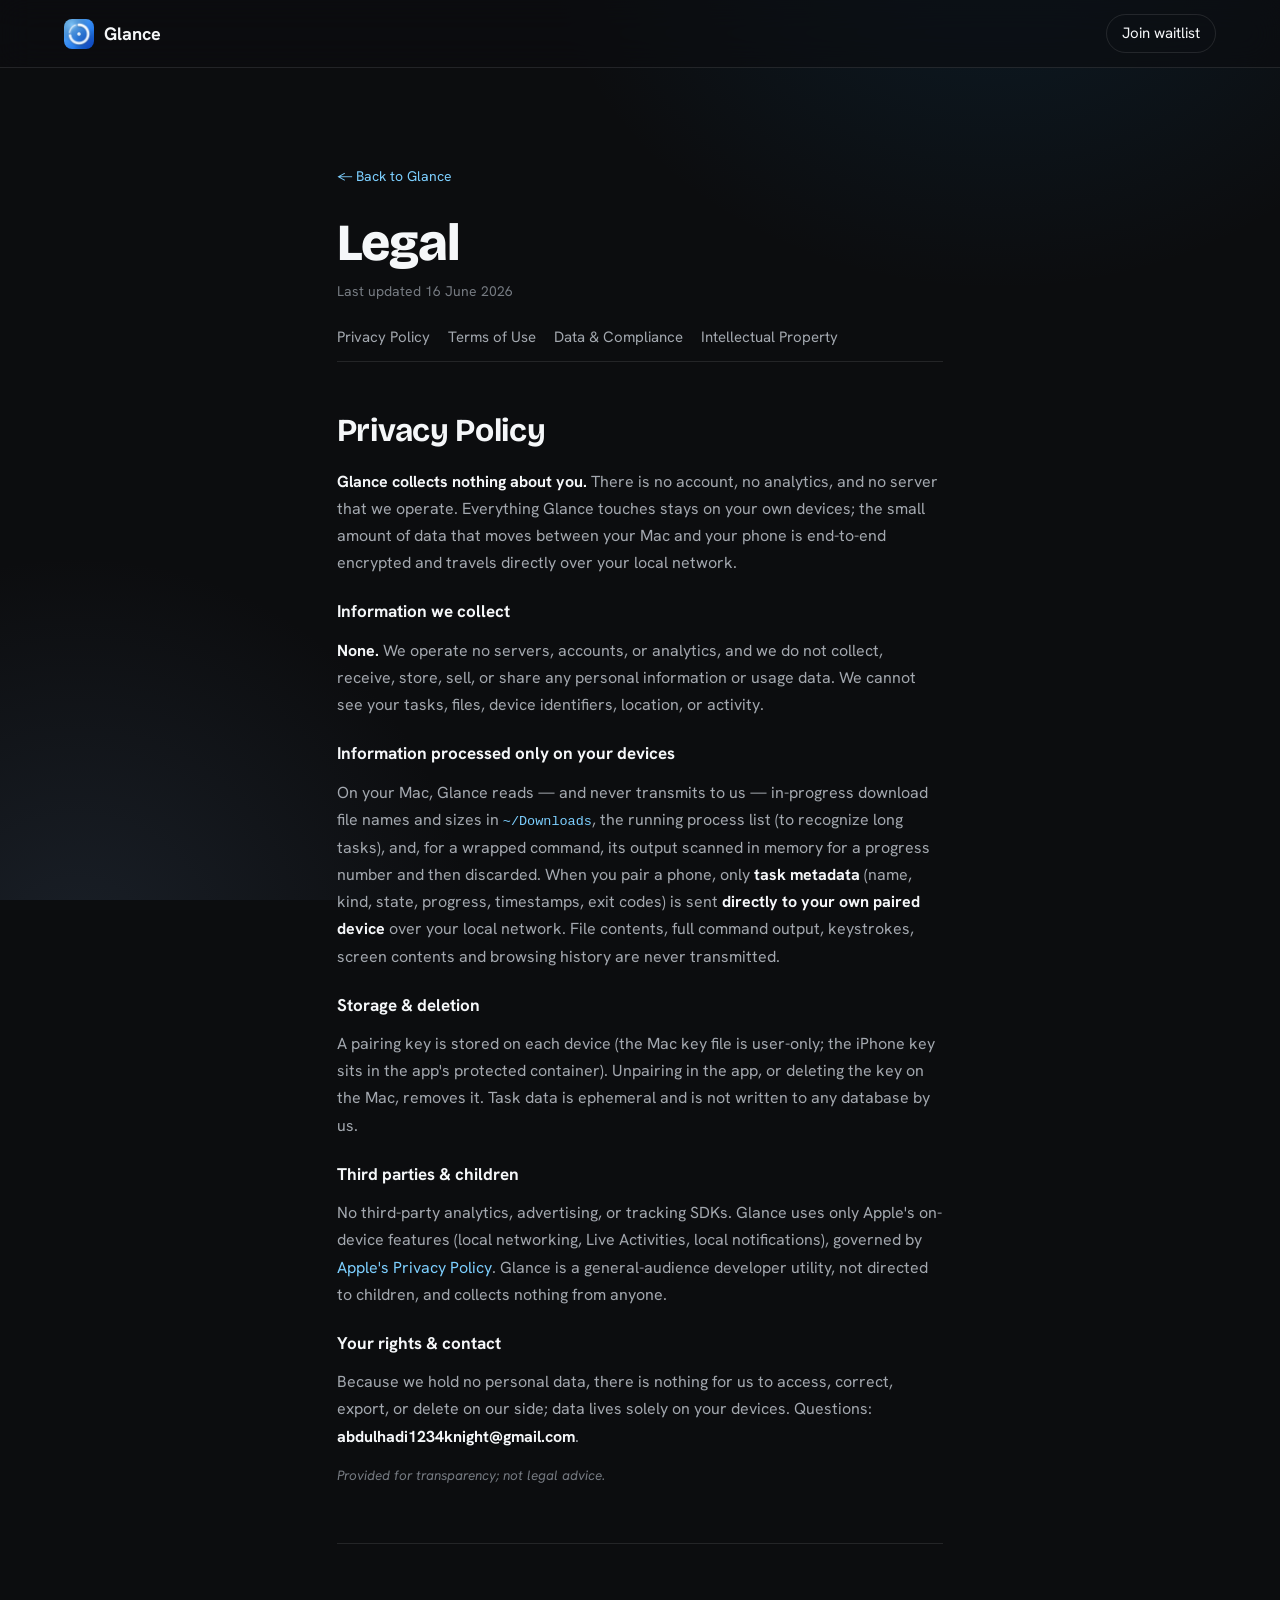
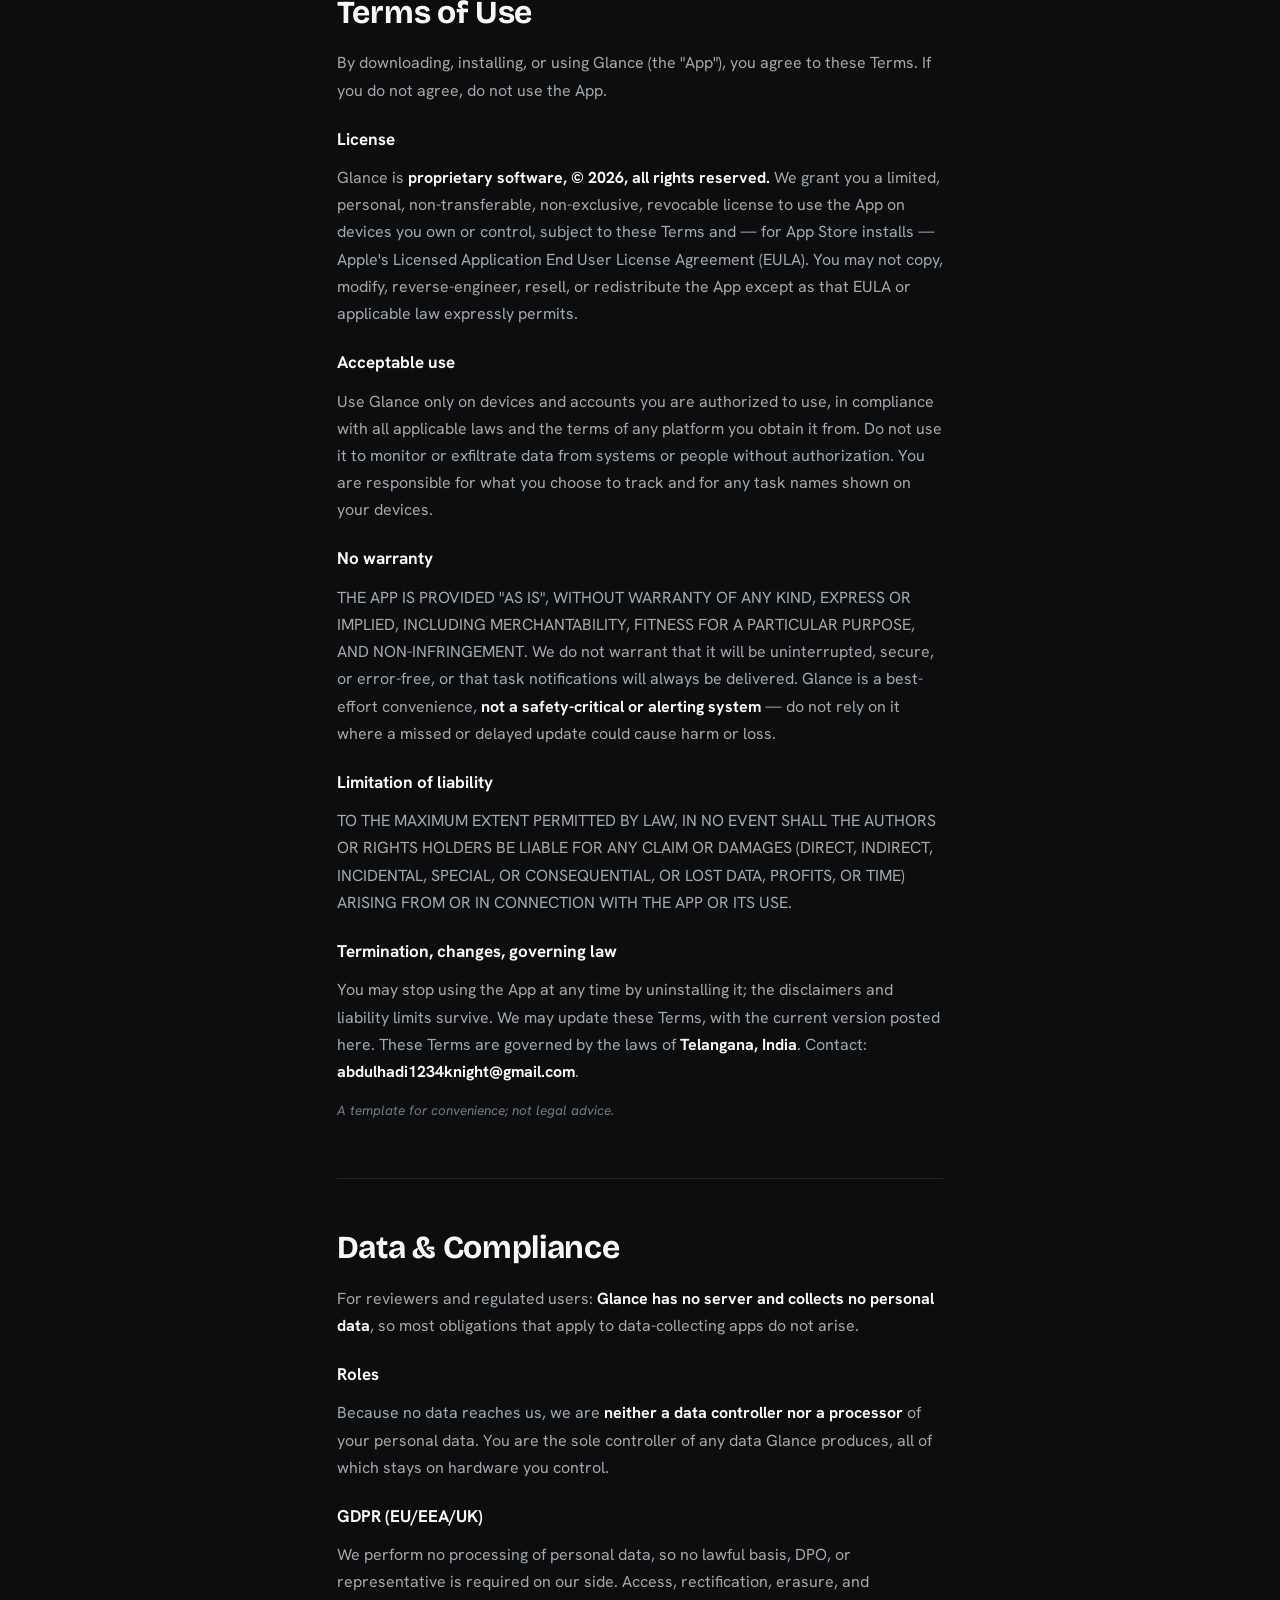
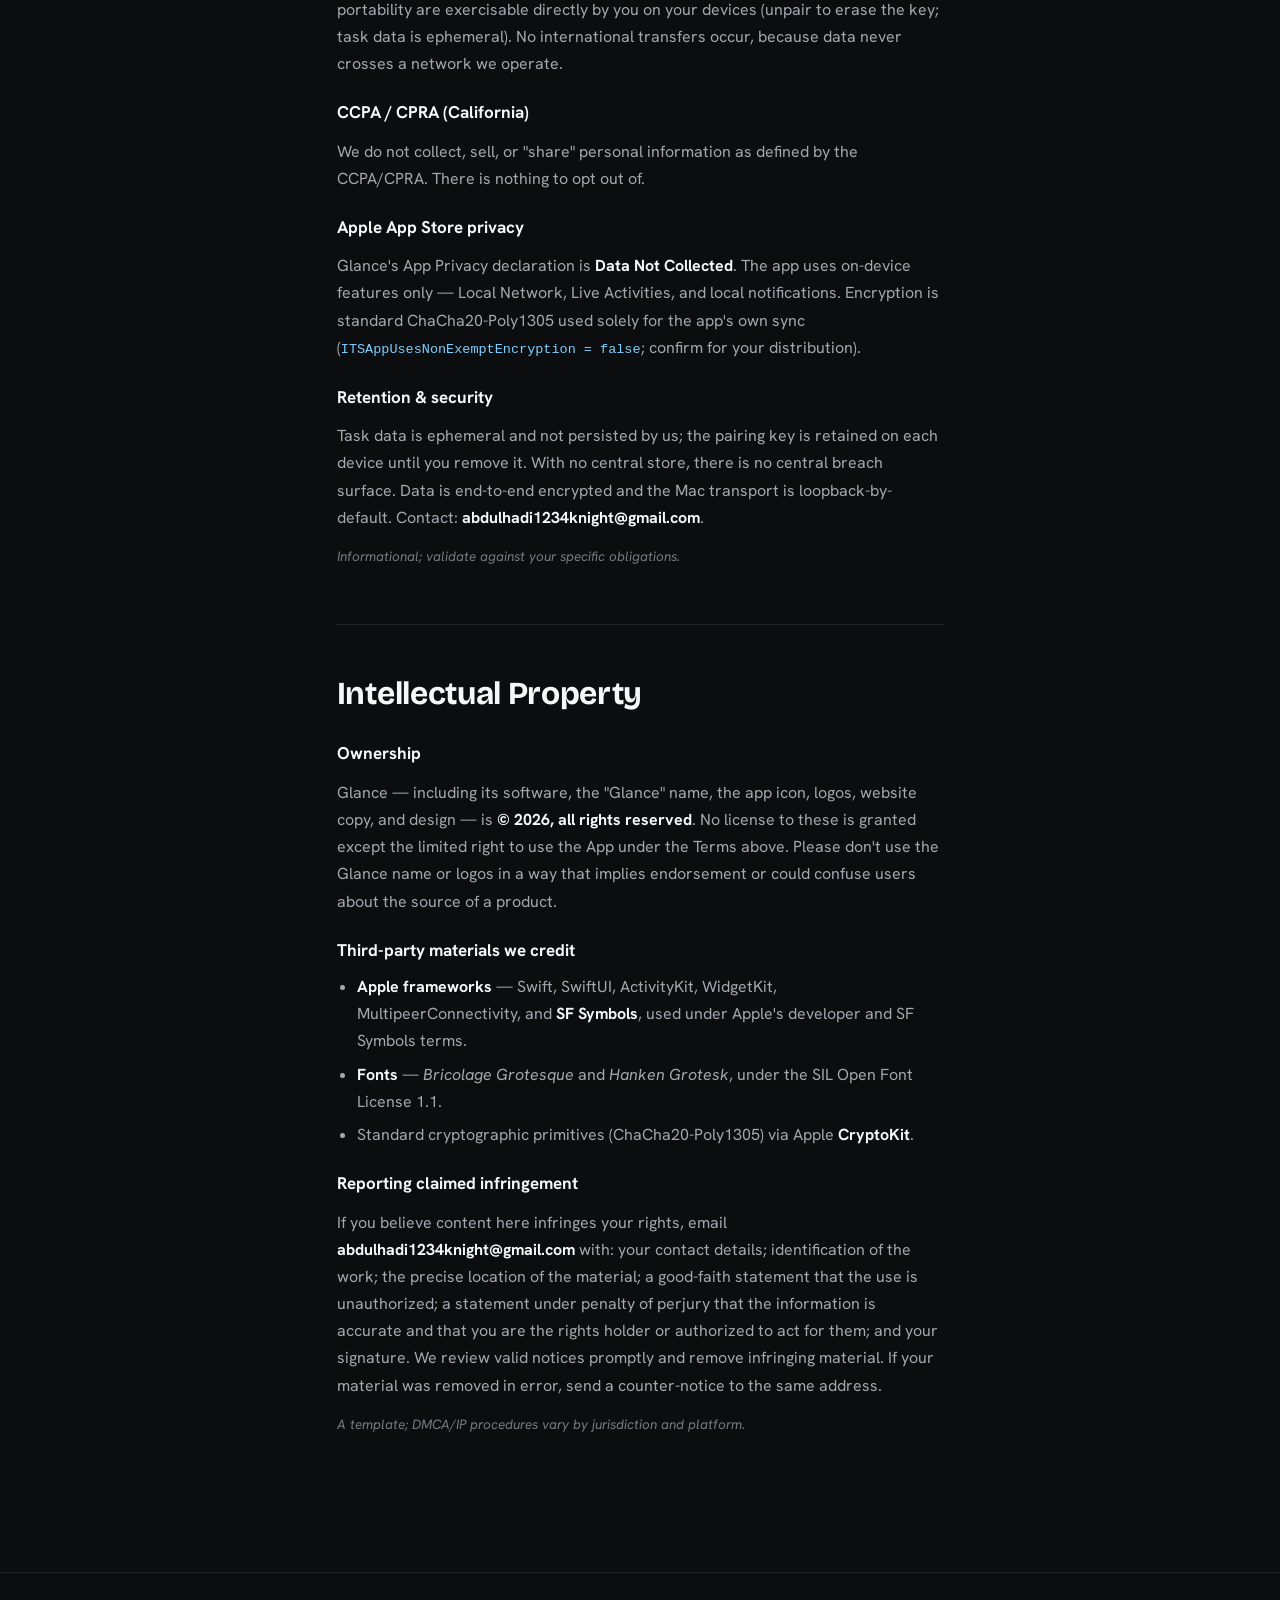
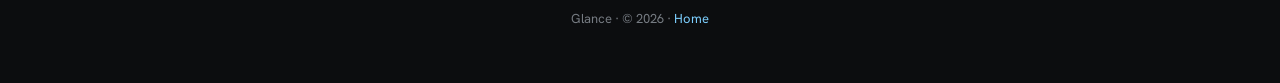
<file: legal.html>
<!DOCTYPE html>
<html lang="en">
<head>
  <meta charset="UTF-8" />
  <meta name="viewport" content="width=device-width, initial-scale=1.0" />
  <title>Glance — Legal: Privacy, Terms, Data & IP</title>
  <meta name="description" content="Glance privacy policy, terms of use, data & compliance, and intellectual-property policy." />
  <meta name="theme-color" content="#0a1f6e" />
  <link rel="icon" href="icon.png" />
  <link rel="preconnect" href="https://fonts.googleapis.com" />
  <link rel="preconnect" href="https://fonts.gstatic.com" crossorigin />
  <link href="https://fonts.googleapis.com/css2?family=Bricolage+Grotesque:opsz,wght@12..96,700;12..96,800&family=Hanken+Grotesk:wght@400;500;600&display=swap" rel="stylesheet" />
  <link rel="stylesheet" href="style.css" />
</head>
<body>
  <div class="ambient" aria-hidden="true"></div>

  <header class="nav">
    <a class="brand" href="index.html#top">
      <img src="icon.png" alt="" class="brand-icon" />
      <span>Glance</span>
    </a>
    <nav class="nav-links">
      <a class="nav-gh" href="index.html#get">Join waitlist</a>
    </nav>
  </header>

  <main class="legal">
    <a class="back" href="index.html">← Back to Glance</a>
    <h1>Legal</h1>
    <p class="updated">Last updated 16 June 2026</p>
    <nav class="toc">
      <a href="#privacy">Privacy Policy</a>
      <a href="#terms">Terms of Use</a>
      <a href="#data">Data &amp; Compliance</a>
      <a href="#ip">Intellectual Property</a>
    </nav>

    <!-- PRIVACY -->
    <article id="privacy">
      <h2>Privacy Policy</h2>
      <p><strong>Glance collects nothing about you.</strong> There is no account, no
        analytics, and no server that we operate. Everything Glance touches stays on your
        own devices; the small amount of data that moves between your Mac and your phone is
        end-to-end encrypted and travels directly over your local network.</p>

      <h3>Information we collect</h3>
      <p><strong>None.</strong> We operate no servers, accounts, or analytics, and we do not
        collect, receive, store, sell, or share any personal information or usage data. We
        cannot see your tasks, files, device identifiers, location, or activity.</p>

      <h3>Information processed only on your devices</h3>
      <p>On your Mac, Glance reads — and never transmits to us — in-progress download file
        names and sizes in <code>~/Downloads</code>, the running process list (to recognize
        long tasks), and, for a wrapped command, its output scanned in memory for a progress
        number and then discarded. When you pair a phone, only <strong>task metadata</strong>
        (name, kind, state, progress, timestamps, exit codes) is sent <strong>directly to your
        own paired device</strong> over your local network. File contents, full command
        output, keystrokes, screen contents and browsing history are never transmitted.</p>

      <h3>Storage &amp; deletion</h3>
      <p>A pairing key is stored on each device (the Mac key file is user-only; the iPhone key
        sits in the app's protected container). Unpairing in the app, or deleting the key on
        the Mac, removes it. Task data is ephemeral and is not written to any database by us.</p>

      <h3>Third parties &amp; children</h3>
      <p>No third-party analytics, advertising, or tracking SDKs. Glance uses only Apple's
        on-device features (local networking, Live Activities, local notifications), governed
        by <a href="https://www.apple.com/legal/privacy/">Apple's Privacy Policy</a>. Glance is
        a general-audience developer utility, not directed to children, and collects nothing
        from anyone.</p>

      <h3>Your rights &amp; contact</h3>
      <p>Because we hold no personal data, there is nothing for us to access, correct, export,
        or delete on our side; data lives solely on your devices. Questions:
        <strong>abdulhadi1234knight@gmail.com</strong>.</p>
      <p class="disclaim">Provided for transparency; not legal advice.</p>
    </article>

    <!-- TERMS -->
    <article id="terms">
      <h2>Terms of Use</h2>
      <p>By downloading, installing, or using Glance (the "App"), you agree to these Terms. If
        you do not agree, do not use the App.</p>

      <h3>License</h3>
      <p>Glance is <strong>proprietary software, © 2026, all rights reserved.</strong> We grant
        you a limited, personal, non-transferable, non-exclusive, revocable license to use the
        App on devices you own or control, subject to these Terms and — for App Store
        installs — Apple's Licensed Application End User License Agreement (EULA). You may not
        copy, modify, reverse-engineer, resell, or redistribute the App except as that EULA or
        applicable law expressly permits.</p>

      <h3>Acceptable use</h3>
      <p>Use Glance only on devices and accounts you are authorized to use, in compliance with
        all applicable laws and the terms of any platform you obtain it from. Do not use it to
        monitor or exfiltrate data from systems or people without authorization. You are
        responsible for what you choose to track and for any task names shown on your devices.</p>

      <h3>No warranty</h3>
      <p>THE APP IS PROVIDED "AS IS", WITHOUT WARRANTY OF ANY KIND, EXPRESS OR IMPLIED,
        INCLUDING MERCHANTABILITY, FITNESS FOR A PARTICULAR PURPOSE, AND NON-INFRINGEMENT. We
        do not warrant that it will be uninterrupted, secure, or error-free, or that task
        notifications will always be delivered. Glance is a best-effort convenience, <strong>not
        a safety-critical or alerting system</strong> — do not rely on it where a missed or
        delayed update could cause harm or loss.</p>

      <h3>Limitation of liability</h3>
      <p>TO THE MAXIMUM EXTENT PERMITTED BY LAW, IN NO EVENT SHALL THE AUTHORS OR RIGHTS
        HOLDERS BE LIABLE FOR ANY CLAIM OR DAMAGES (DIRECT, INDIRECT, INCIDENTAL, SPECIAL, OR
        CONSEQUENTIAL, OR LOST DATA, PROFITS, OR TIME) ARISING FROM OR IN CONNECTION WITH THE
        APP OR ITS USE.</p>

      <h3>Termination, changes, governing law</h3>
      <p>You may stop using the App at any time by uninstalling it; the disclaimers and
        liability limits survive. We may update these Terms, with the current version posted
        here. These Terms are governed by the laws of <strong>Telangana, India</strong>. Contact:
        <strong>abdulhadi1234knight@gmail.com</strong>.</p>
      <p class="disclaim">A template for convenience; not legal advice.</p>
    </article>

    <!-- DATA & COMPLIANCE -->
    <article id="data">
      <h2>Data &amp; Compliance</h2>
      <p>For reviewers and regulated users: <strong>Glance has no server and collects no
        personal data</strong>, so most obligations that apply to data-collecting apps do not
        arise.</p>

      <h3>Roles</h3>
      <p>Because no data reaches us, we are <strong>neither a data controller nor a
        processor</strong> of your personal data. You are the sole controller of any data
        Glance produces, all of which stays on hardware you control.</p>

      <h3>GDPR (EU/EEA/UK)</h3>
      <p>We perform no processing of personal data, so no lawful basis, DPO, or representative
        is required on our side. Access, rectification, erasure, and portability are
        exercisable directly by you on your devices (unpair to erase the key; task data is
        ephemeral). No international transfers occur, because data never crosses a network we
        operate.</p>

      <h3>CCPA / CPRA (California)</h3>
      <p>We do not collect, sell, or "share" personal information as defined by the CCPA/CPRA.
        There is nothing to opt out of.</p>

      <h3>Apple App Store privacy</h3>
      <p>Glance's App Privacy declaration is <strong>Data Not Collected</strong>. The app uses
        on-device features only — Local Network, Live Activities, and local notifications.
        Encryption is standard ChaCha20-Poly1305 used solely for the app's own sync
        (<code>ITSAppUsesNonExemptEncryption = false</code>; confirm for your distribution).</p>

      <h3>Retention &amp; security</h3>
      <p>Task data is ephemeral and not persisted by us; the pairing key is retained on each
        device until you remove it. With no central store, there is no central breach surface.
        Data is end-to-end encrypted and the Mac transport is loopback-by-default. Contact:
        <strong>abdulhadi1234knight@gmail.com</strong>.</p>
      <p class="disclaim">Informational; validate against your specific obligations.</p>
    </article>

    <!-- IP -->
    <article id="ip">
      <h2>Intellectual Property</h2>
      <h3>Ownership</h3>
      <p>Glance — including its software, the "Glance" name, the app icon, logos, website copy,
        and design — is <strong>© 2026, all rights reserved</strong>. No license to these is
        granted except the limited right to use the App under the Terms above. Please don't use
        the Glance name or logos in a way that implies endorsement or could confuse users about
        the source of a product.</p>

      <h3>Third-party materials we credit</h3>
      <ul>
        <li><strong>Apple frameworks</strong> — Swift, SwiftUI, ActivityKit, WidgetKit,
          MultipeerConnectivity, and <strong>SF Symbols</strong>, used under Apple's developer
          and SF Symbols terms.</li>
        <li><strong>Fonts</strong> — <em>Bricolage Grotesque</em> and <em>Hanken Grotesk</em>,
          under the SIL Open Font License 1.1.</li>
        <li>Standard cryptographic primitives (ChaCha20-Poly1305) via Apple <strong>CryptoKit</strong>.</li>
      </ul>

      <h3>Reporting claimed infringement</h3>
      <p>If you believe content here infringes your rights, email <strong>abdulhadi1234knight@gmail.com</strong>
        with: your contact details; identification of the work; the precise location of the
        material; a good-faith statement that the use is unauthorized; a statement under penalty
        of perjury that the information is accurate and that you are the rights holder or
        authorized to act for them; and your signature. We review valid notices promptly and
        remove infringing material. If your material was removed in error, send a counter-notice
        to the same address.</p>
      <p class="disclaim">A template; DMCA/IP procedures vary by jurisdiction and platform.</p>
    </article>
  </main>

  <footer><p>Glance · © 2026 · <a href="index.html">Home</a></p></footer>
</body>
</html>
</file>
<file: style.css>
@property --p { syntax: "<angle>"; inherits: false; initial-value: 0deg; }

:root {
  --bg:       oklch(0.16 0.004 256);
  --bg-2:     oklch(0.13 0.004 256);
  --ink:      oklch(0.975 0.004 256);
  --muted:    oklch(0.73 0.012 256);
  --faint:    oklch(0.58 0.012 256);
  --blue:     oklch(0.66 0.155 250);
  --blue-hi:  oklch(0.82 0.11 238);
  --green:    oklch(0.80 0.16 152);
  --orange:   oklch(0.78 0.16 60);
  /* liquid glass */
  --glass:    oklch(0.28 0.008 256 / 0.42);
  --glass-2:  oklch(0.32 0.009 256 / 0.55);
  --glass-bd: color-mix(in oklch, white 10%, transparent);
  --glass-hi: color-mix(in oklch, white 16%, transparent);
  /* solid raised surface — for non-product elements (no blur) */
  --surface:    oklch(0.205 0.005 256);
  --surface-bd: color-mix(in oklch, white 7%, transparent);
  --ease:     cubic-bezier(0.16, 1, 0.3, 1);
  --maxw: 1080px;
}

* { box-sizing: border-box; margin: 0; padding: 0; }
html { scroll-behavior: smooth; }

body {
  font-family: "Hanken Grotesk", -apple-system, system-ui, sans-serif;
  color: var(--ink); background: var(--bg);
  min-height: 100vh; line-height: 1.55; -webkit-font-smoothing: antialiased; overflow-x: hidden;
}

/* dark-grey base + a static, restrained blue glow (no purple, no drifting blob) */
.ambient {
  position: fixed; inset: 0; z-index: -1; pointer-events: none;
  background:
    radial-gradient(58vmax 48vmax at 78% -10%, oklch(0.5 0.12 245 / 0.16), transparent 62%),
    radial-gradient(50vmax 50vmax at 6% 106%, oklch(0.44 0.05 256 / 0.26), transparent 62%),
    var(--bg);
}

a { color: var(--blue-hi); text-decoration: none; }
a:hover { color: var(--ink); }
code, .prompt { font-family: ui-monospace, "SF Mono", Menlo, monospace; }

/* liquid glass — reserved for the product surfaces (install pill, phone mock).
   Earns the "real Mac/iOS surface" metaphor instead of coating everything. */
.glass, .install {
  background: var(--glass);
  -webkit-backdrop-filter: blur(22px) saturate(150%);
          backdrop-filter: blur(22px) saturate(150%);
  border: 1px solid var(--glass-bd);
  box-shadow: inset 0 1px 0 var(--glass-hi), 0 24px 60px oklch(0 0 0 / 0.45);
}

/* everything else: solid raised surface, no blur */
.tile, .get-mac, .get-ios, .waitlist-card {
  background: var(--surface);
  border: 1px solid var(--surface-bd);
  box-shadow: inset 0 1px 0 oklch(1 0 0 / 0.04), 0 1px 2px oklch(0 0 0 / 0.35);
}

/* ---------- nav ---------- */
.nav {
  position: sticky; top: 0; z-index: 50;
  display: flex; align-items: center; justify-content: space-between;
  padding: 14px max(20px, 5vw);
  background: oklch(0.16 0.004 256 / 0.6);
  -webkit-backdrop-filter: blur(16px); backdrop-filter: blur(16px);
  border-bottom: 1px solid var(--glass-bd);
}
.brand { display: flex; align-items: center; gap: 10px; font-weight: 700; font-size: 18px; color: var(--ink); }
.brand-icon { width: 30px; height: 30px; border-radius: 8px; }
.nav-links { display: flex; align-items: center; gap: clamp(14px, 3vw, 30px); font-size: 15px; }
.nav-links a { color: var(--muted); }
.nav-links a:hover { color: var(--ink); }
.nav-gh { padding: 7px 15px; border: 1px solid var(--glass-bd); border-radius: 999px; color: var(--ink) !important; }
.nav-gh:hover { background: var(--glass); }
@media (max-width: 620px) { .nav-links a:not(.nav-gh) { display: none; } }

main { max-width: var(--maxw); margin: 0 auto; padding: 0 max(20px, 5vw); }
section { padding: clamp(60px, 11vw, 128px) 0; }

/* ---------- hero ---------- */
.hero {
  display: grid; grid-template-columns: 1.05fr 0.95fr; align-items: center; gap: clamp(24px, 5vw, 64px);
  padding-top: clamp(56px, 9vw, 104px);
}
@media (max-width: 860px) {
  .hero { grid-template-columns: 1fr; gap: clamp(32px, 8vw, 48px); }
  /* center the stage explicitly and keep the ring/mock inside the viewport —
     the absolute ring was bleeding off the right edge on phones. */
  .hero-stage { min-height: 0; order: 2; display: flex; align-items: center; justify-content: center; padding: 8px 0 4px; }
  .ring { left: 50%; top: 50%; transform: translate(-50%, -50%); width: min(320px, 78vw); }
  .phone { width: min(300px, 76vw); }
}
.hero h1 {
  font-family: "Bricolage Grotesque", sans-serif; font-weight: 800;
  font-size: clamp(54px, 9vw, 92px); line-height: 0.94; letter-spacing: -0.035em; text-wrap: balance;
}
.lede { color: var(--muted); font-size: clamp(17px, 2.1vw, 21px); max-width: 31ch; margin-top: 22px; }
.cta { margin-top: 30px; }

.install {
  display: flex; align-items: center; gap: 10px;
  border-radius: 14px; padding: 12px 12px 12px 16px;
}
.install .prompt { color: var(--blue-hi); font-weight: 700; }
.install code { flex: 1; min-width: 0; font-size: 13px; color: var(--ink); overflow-x: auto; white-space: nowrap; scrollbar-width: none; }
.install code::-webkit-scrollbar { display: none; }
.install button {
  flex: none; width: 38px; height: 34px; display: grid; place-items: center; cursor: pointer;
  border: 0; border-radius: 9px; background: var(--ink); color: oklch(0.16 0.004 256);
  transition: transform .2s var(--ease), background .2s var(--ease);
}
.install button:hover { background: var(--blue-hi); }
.install button:active { transform: scale(0.92); }
.install .i-check { display: none; }
.install button.copied .i-copy { display: none; }
.install button.copied .i-check { display: block; }
/* On phones the long curl command's nowrap min-content forced the cards (and
   the whole page) wider than the viewport. Let it wrap instead of scroll, and
   pin card/grid min-width to 0 so nothing can blow out the layout width. */
@media (max-width: 700px) {
  .install { align-items: flex-start; }
  .install code { white-space: pre-wrap; overflow-wrap: anywhere; overflow-x: visible; }
  .get-grid, .get-mac, .get-ios { min-width: 0; }
}
.cta-sub { margin-top: 14px; color: var(--muted); font-size: 14px; }

/* ---------- waitlist form ---------- */
.waitlist {
  display: flex; gap: 8px; align-items: stretch; flex-wrap: wrap;
  max-width: 460px;
}
.waitlist input[type="email"] {
  flex: 1 1 220px; min-width: 0;
  padding: 13px 16px; border-radius: 13px;
  background: var(--glass); border: 1px solid var(--glass-bd);
  color: var(--ink); font-size: 16px; font-family: inherit;
  -webkit-backdrop-filter: blur(22px); backdrop-filter: blur(22px);
  transition: border-color .2s var(--ease);
}
.waitlist input::placeholder { color: var(--faint); }
.waitlist input:focus { outline: none; border-color: var(--blue); }
.waitlist button {
  flex: 0 0 auto; padding: 13px 22px; border: 0; border-radius: 13px; cursor: pointer;
  background: var(--blue); color: oklch(0.16 0.004 256); font-weight: 700; font-size: 15px;
  transition: transform .2s var(--ease), background .2s var(--ease);
}
.waitlist button:hover { background: var(--blue-hi); }
.waitlist button:active { transform: scale(0.97); }
.waitlist.done input, .waitlist.done button { display: none; }
.waitlist-msg { margin-top: 12px; font-size: 15px; font-weight: 600; color: var(--green); display: none; }
.waitlist-msg.show { display: block; }
.waitlist-msg.err { color: var(--blue-hi); }

.waitlist-card { max-width: 560px; padding: clamp(24px, 5vw, 36px); border-radius: 22px; }
.waitlist-card > p { color: var(--muted); font-size: clamp(15px, 2vw, 17px); margin-bottom: 20px; }
.waitlist-card .small { margin-top: 14px; }
@media (max-width: 480px) {
  .waitlist { flex-direction: column; }
  .waitlist input[type="email"], .waitlist button { flex: 1 1 auto; width: 100%; }
}

/* hero stage: blue ring + glass phone */
.hero-stage { position: relative; display: grid; place-items: center; min-height: 440px; }
.ring {
  position: absolute; width: min(420px, 78vw); aspect-ratio: 1; border-radius: 50%;
  background: conic-gradient(from -90deg, var(--blue), var(--blue-hi) var(--p), transparent 0);
  -webkit-mask: radial-gradient(closest-side, transparent 67%, #000 68%);
          mask: radial-gradient(closest-side, transparent 67%, #000 68%);
  filter: drop-shadow(0 0 30px oklch(0.6 0.16 245 / 0.5));
}
/* ring tracks the same progress as the Live Activity bar (driven by motion.js):
   --p sweeps with the fill, and it turns green when the bar completes.
   No-JS shows the finished ring so it never reads as empty. */
.ring.full, html:not(.js) .ring {
  background: conic-gradient(from -90deg, var(--green), var(--green) var(--p), transparent 0);
  filter: drop-shadow(0 0 30px oklch(0.72 0.16 152 / 0.45));
}
html:not(.js) .ring { --p: 360deg; }

.phone {
  position: relative; width: min(330px, 80vw); padding: 16px; border-radius: 30px;
  background: oklch(0.18 0.005 256 / 0.7); cursor: pointer;
}
.la { background: oklch(0.22 0.006 256 / 0.6); border: 1px solid var(--glass-bd); border-radius: 20px; padding: 16px;
  -webkit-backdrop-filter: blur(8px); backdrop-filter: blur(8px); }
.la-top { display: flex; align-items: center; gap: 10px; }
.la-icon { position: relative; width: 22px; height: 22px; color: var(--blue-hi); flex: none; }
.la-icon svg { position: absolute; inset: 0; }
.la-done { color: var(--green); opacity: 0; transition: opacity .4s var(--ease); }
.la-name { font-weight: 600; font-size: 15px; flex: 1; white-space: nowrap; overflow: hidden; text-overflow: ellipsis; }
.la-status { font-size: 14px; font-variant-numeric: tabular-nums; }
.la-status .pct { color: var(--blue-hi); font-weight: 600; font-variant-numeric: tabular-nums; }
.la-status .word { color: var(--green); font-weight: 700; display: none; }
.la-bar { margin: 14px 0 10px; height: 11px; border-radius: 99px; background: color-mix(in oklch, white 12%, transparent); overflow: hidden; }
.la-fill { display: block; position: relative; height: 100%; width: 0; border-radius: 99px;
  overflow: hidden;
  background: linear-gradient(90deg in oklch, var(--orange), var(--blue) 55%, var(--blue-hi));
  box-shadow: 0 0 8px var(--blue), 0 0 16px color-mix(in oklch, var(--blue-hi) 50%, transparent); }
/* lightning glint sweeping the filled length (matches the iOS bar) */
.la-fill::after {
  content: ""; position: absolute; top: 0; bottom: 0; width: 32%;
  background: linear-gradient(90deg, transparent, oklch(1 0 0 / 0.95), color-mix(in oklch, var(--blue-hi) 60%, transparent), transparent);
  filter: blur(1px); animation: glint 1s linear infinite;
}
@keyframes glint { from { transform: translateX(-130%); } to { transform: translateX(330%); } }
.la-meta { font-size: 12.5px; color: var(--muted); }
.la-meta .meta-done { color: var(--green); display: none; }

/* JS drives the fill width + the % counter (motion.js), then adds .done.
   No-JS shows the finished state so the mock never reads as broken. */
html:not(.js) .la-fill { width: 100%; background: linear-gradient(90deg, var(--green), var(--green)); }
html:not(.js) .la-status .pct, html:not(.js) .la-meta .meta-run { display: none; }
html:not(.js) .la-status .word, html:not(.js) .la-meta .meta-done { display: inline; }
html:not(.js) .la-icon .la-dl { opacity: 0; }
html:not(.js) .la-icon .la-done { opacity: 1; }
.phone.done .la-fill { width: 100%; background: linear-gradient(90deg, var(--green), var(--green)); box-shadow: none; }
.phone.done .la-fill::after { display: none; }
.phone.done .la-icon .la-dl { opacity: 0; }
.phone.done .la-icon .la-done { opacity: 1; }
.phone.done .la-status .pct { display: none; }
.phone.done .la-status .word { display: inline; }
.phone.done .la-meta .meta-run { display: none; }
.phone.done .la-meta .meta-done { display: inline; }

/* ---------- section headings ---------- */
.how h2, .features h2, .get h2 {
  font-family: "Bricolage Grotesque", sans-serif; font-weight: 700;
  font-size: clamp(28px, 4.4vw, 44px); letter-spacing: -0.02em; line-height: 1.05;
  text-wrap: balance; max-width: 18ch; margin-bottom: clamp(28px, 5vw, 52px);
}

/* ---------- how it works (kept the pulse flow) ---------- */
.flow { display: flex; align-items: stretch; gap: 0; flex-wrap: wrap; }
.node { flex: 1 1 200px; padding: 24px; border-radius: 18px; }
.node-h { font-weight: 700; font-size: 17px; margin-bottom: 6px; }
.node p { color: var(--muted); font-size: 14.5px; }
.wire { flex: 0 0 56px; position: relative; align-self: center; height: 2px;
  background: linear-gradient(90deg, var(--glass-bd), var(--blue)); }
.wire .pulse { position: absolute; top: 50%; left: 0; width: 8px; height: 8px; margin-top: -4px;
  border-radius: 50%; background: var(--blue-hi); box-shadow: 0 0 12px var(--blue-hi);
  animation: travel 2.4s var(--ease) infinite; }
@keyframes travel { 0% { left: 0; opacity: 0; } 15% { opacity: 1; } 85% { opacity: 1; } 100% { left: 100%; opacity: 0; } }
.how-foot { margin-top: 26px; color: var(--muted); max-width: 62ch; font-size: 16px; }
.how-foot em { color: var(--ink); font-style: normal; font-weight: 600; }
@media (max-width: 700px) {
  /* Stack the flow vertically; drop the connector wires — at this width
     flex-basis:100% blew them up into full-width blue blocks. */
  .flow { flex-direction: column; gap: 14px; }
  .wire { display: none; }
  .node { flex: 1 1 auto; width: 100%; padding: 4px 0; }
}

/* ---------- features bento ---------- */
/* 6-col grid; rows resolve to [6] / [4+2] / [3+3] — no empty cells, no
   tall-tile gap. The snippet tile is widest; the rest stay balanced. */
.bento { display: grid; grid-template-columns: repeat(6, 1fr); gap: 16px; }
.tile { grid-column: span 3; padding: 26px; border-radius: 20px;
  transition: transform .4s var(--ease), box-shadow .4s var(--ease); }
.b-6 { grid-column: span 6; }
.b-4 { grid-column: span 4; }
.b-3 { grid-column: span 3; }
.b-2 { grid-column: span 2; }
.tile-snippet { display: flex; flex-direction: column; }
.tile:hover { transform: translateY(-4px); border-color: var(--glass-bd); box-shadow: inset 0 1px 0 oklch(1 0 0 / 0.06), 0 18px 40px oklch(0 0 0 / 0.45); }
.tile h3 { font-family: "Bricolage Grotesque", sans-serif; font-weight: 700; font-size: 21px; letter-spacing: -0.01em; margin-bottom: 8px; }
.tile p { color: var(--muted); font-size: 15px; }
.tile code { color: var(--blue-hi); font-size: 13px; }
.tile .snippet { display: block; white-space: pre; margin: 14px 0; padding: 14px; border-radius: 12px;
  background: oklch(0.1 0.004 256 / 0.7); border: 1px solid var(--glass-bd); color: var(--ink); font-size: 12.5px; overflow-x: auto; }
.tile-foot { margin-top: auto; padding-top: 14px; font-size: 13px !important; }
@media (max-width: 760px) { .bento { grid-template-columns: 1fr; }
  .tile, .b-6, .b-4, .b-3, .b-2 { grid-column: 1 / -1; } }

/* ---------- get ---------- */
/* Mac and iPhone stacked one over the other. */
.get-grid { display: grid; grid-template-columns: 1fr; gap: 18px; }
.get-mac, .get-ios { padding: 28px; border-radius: 20px; }
.get-mac h3, .get-ios h3 { font-family: "Bricolage Grotesque", sans-serif; font-size: 22px; margin-bottom: 8px; }
.get-mac p, .get-ios p { color: var(--muted); font-size: 15px; }
.install-lg { margin-top: 16px; }
.btn { display: inline-block; margin: 14px 0 6px; padding: 11px 20px; border-radius: 999px;
  background: var(--ink); color: oklch(0.16 0.004 256); font-weight: 600; white-space: nowrap;
  transition: transform .2s var(--ease), background .2s var(--ease); }
.btn:hover { background: var(--blue-hi); }
.btn:active { transform: scale(0.97); }
.small { font-size: 13px; color: var(--faint); }

/* ---------- about / footer ---------- */
.about { text-align: center; }
.about p { color: var(--muted); font-size: clamp(17px, 2.2vw, 22px); max-width: 46ch; margin: 0 auto; text-wrap: pretty; }
.about .links { display: flex; gap: 22px; justify-content: center; margin-top: 22px; font-size: 15px; }
.about .links a { color: var(--muted); }
.about .links a:hover { color: var(--ink); }
footer { text-align: center; color: var(--faint); padding: 36px 0 56px; font-size: 13px; border-top: 1px solid var(--glass-bd); }

/* ---------- motion: hero plays on load (CSS), below-fold reveals on scroll (JS) ---------- */
.rise { animation: rise .9s var(--ease) both; animation-delay: calc(var(--d, 0) * 1s); }
@keyframes rise { from { opacity: 0; transform: translateY(16px); filter: blur(8px); } to { opacity: 1; transform: none; filter: blur(0); } }

html.js .reveal { opacity: 0; transform: translateY(34px) scale(0.965); filter: blur(10px); will-change: transform, opacity, filter; }
html.js .reveal.in { opacity: 1; transform: none; filter: blur(0);
  transition: opacity .85s var(--ease), transform 1s var(--ease), filter .85s var(--ease); }

@media (prefers-reduced-motion: reduce) {
  html { scroll-behavior: auto; }
  .wire .pulse, .rise { animation: none; }
  .ring { --p: 360deg; background: conic-gradient(from -90deg, var(--green), var(--green) var(--p), transparent 0); }
  html.js .reveal, html.js .reveal.in, .rise { opacity: 1; transform: none; filter: none; transition: none; }
  .la-fill { width: 100%; background: linear-gradient(90deg, var(--green), var(--green)); box-shadow: none; }
  .la-fill::after { animation: none; display: none; }
  .la-status .pct { display: none; } .la-status .word { display: inline; }
  .la-icon .la-dl { display: none; } .la-icon .la-done { opacity: 1; }
  .la-meta .meta-run { display: none; } .la-meta .meta-done { display: inline; }
}

/* ---------- legal pages ---------- */
.legal { max-width: 760px; margin: 0 auto; padding: clamp(48px, 9vw, 96px) max(20px, 6vw) 80px; }
.legal .back { display: inline-block; margin-bottom: 28px; color: var(--blue-hi); font-size: 14px; }
.legal h1 { font-family: "Bricolage Grotesque", sans-serif; font-weight: 800; font-size: clamp(34px, 6vw, 52px); letter-spacing: -0.02em; line-height: 1.04; }
.legal .updated { color: var(--faint); font-size: 14px; margin: 10px 0 8px; }
.legal .toc { display: flex; flex-wrap: wrap; gap: 8px 18px; margin: 22px 0 12px; font-size: 15px; }
.legal .toc a { color: var(--muted); }
.legal .toc a:hover { color: var(--ink); }
.legal article { padding: clamp(28px, 5vw, 44px) 0; border-top: 1px solid var(--glass-bd); }
.legal h2 { font-family: "Bricolage Grotesque", sans-serif; font-weight: 700; font-size: clamp(24px, 4vw, 32px); letter-spacing: -0.01em; margin-bottom: 6px; scroll-margin-top: 80px; }
.legal h3 { font-weight: 700; font-size: 17px; margin: 22px 0 6px; color: var(--ink); }
.legal p, .legal li { color: var(--muted); font-size: 16px; line-height: 1.7; }
.legal p { margin: 12px 0; }
.legal ul { margin: 10px 0 10px 20px; }
.legal li { margin: 6px 0; }
.legal strong { color: var(--ink); }
.legal code { font-size: 13.5px; color: var(--blue-hi); }
.legal a { color: var(--blue-hi); }
.legal .disclaim { margin-top: 14px; color: var(--faint); font-size: 13.5px; font-style: italic; }

/* support / fund-the-launch line */
.fund { margin-top: 12px; max-width: 46ch; }
.fund a { color: var(--blue-hi); font-weight: 600; }
.fund a:hover { color: var(--ink); }

/* ---------- WebGL hero scene ("The Signal") ---------- */
#scene { position: fixed; inset: 0; width: 100%; height: 100%; z-index: -1; pointer-events: none; }
.ambient { z-index: -2; }                 /* sit behind the WebGL canvas */
html.webgl .ring { display: none; }       /* the 3D ring replaces the CSS conic ring */
@media (prefers-reduced-motion: reduce) { #scene { display: none; } }

/* App Store download button */
.btn.appstore { display: inline-flex; align-items: center; gap: 8px; }
.btn.appstore svg { margin-top: -2px; }
</file>
